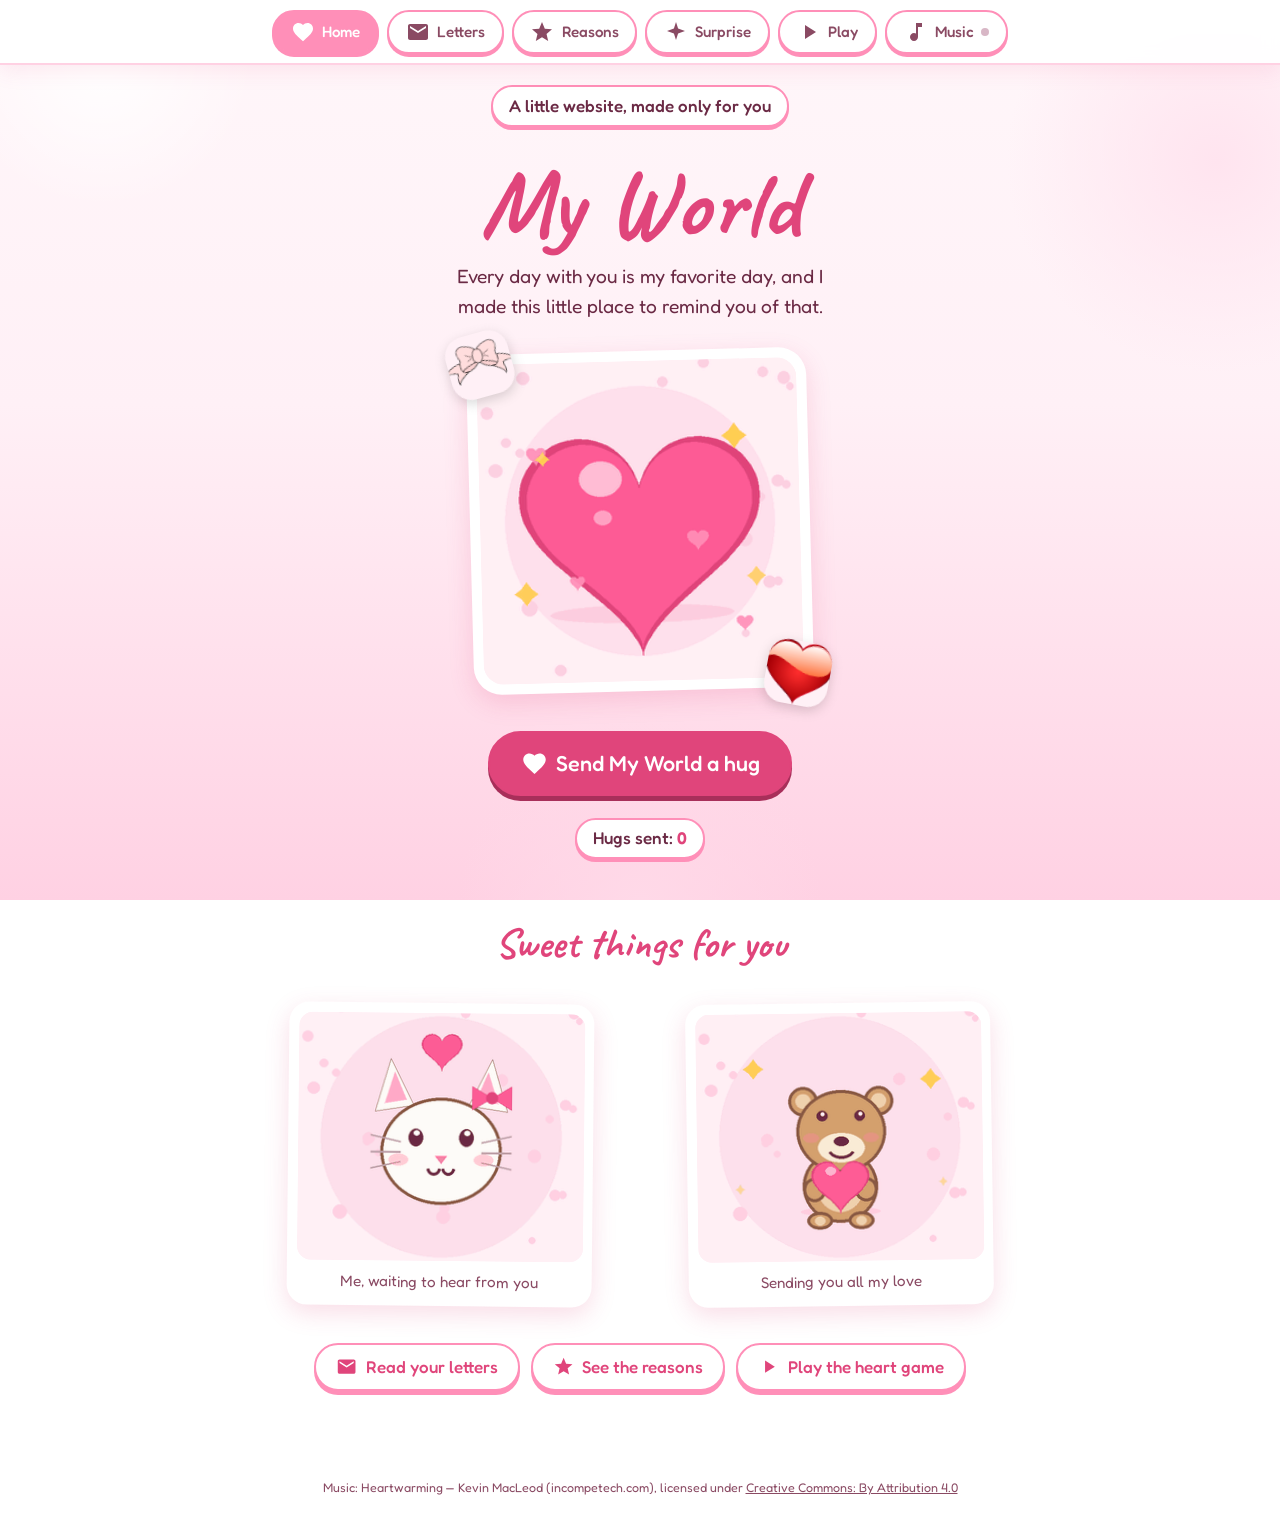
<file: index.html>
<!DOCTYPE html>
<html lang="en"><head>
<meta charset="utf-8">
<meta name="viewport" content="width=device-width, initial-scale=1, viewport-fit=cover">
<meta name="description" content="A little website made with love, for my world.">
<meta name="theme-color" content="#ff8fb8">
<link rel="icon" href="data:image/svg+xml,%3Csvg xmlns='http://www.w3.org/2000/svg' viewBox='0 0 24 24'%3E%3Cpath fill='%23e0457b' d='M12 21.35l-1.45-1.32C5.4 15.36 2 12.28 2 8.5 2 5.42 4.42 3 7.5 3c1.74 0 3.41.81 4.5 2.09C13.09 3.81 14.76 3 16.5 3 19.58 3 22 5.42 22 8.5c0 3.78-3.4 6.86-8.55 11.54L12 21.35z'/%3E%3C/svg%3E">

<title>My World — Home</title>
<link rel="stylesheet" href="css/style.css">
</head>
<body data-page="index">
<noscript><p style="padding:2rem;text-align:center">This little website needs JavaScript to show its love. Please enable it and reload.</p></noscript>
<script src="js/config.js"></script>
<script src="js/app.js"></script>
</body></html>
</file>
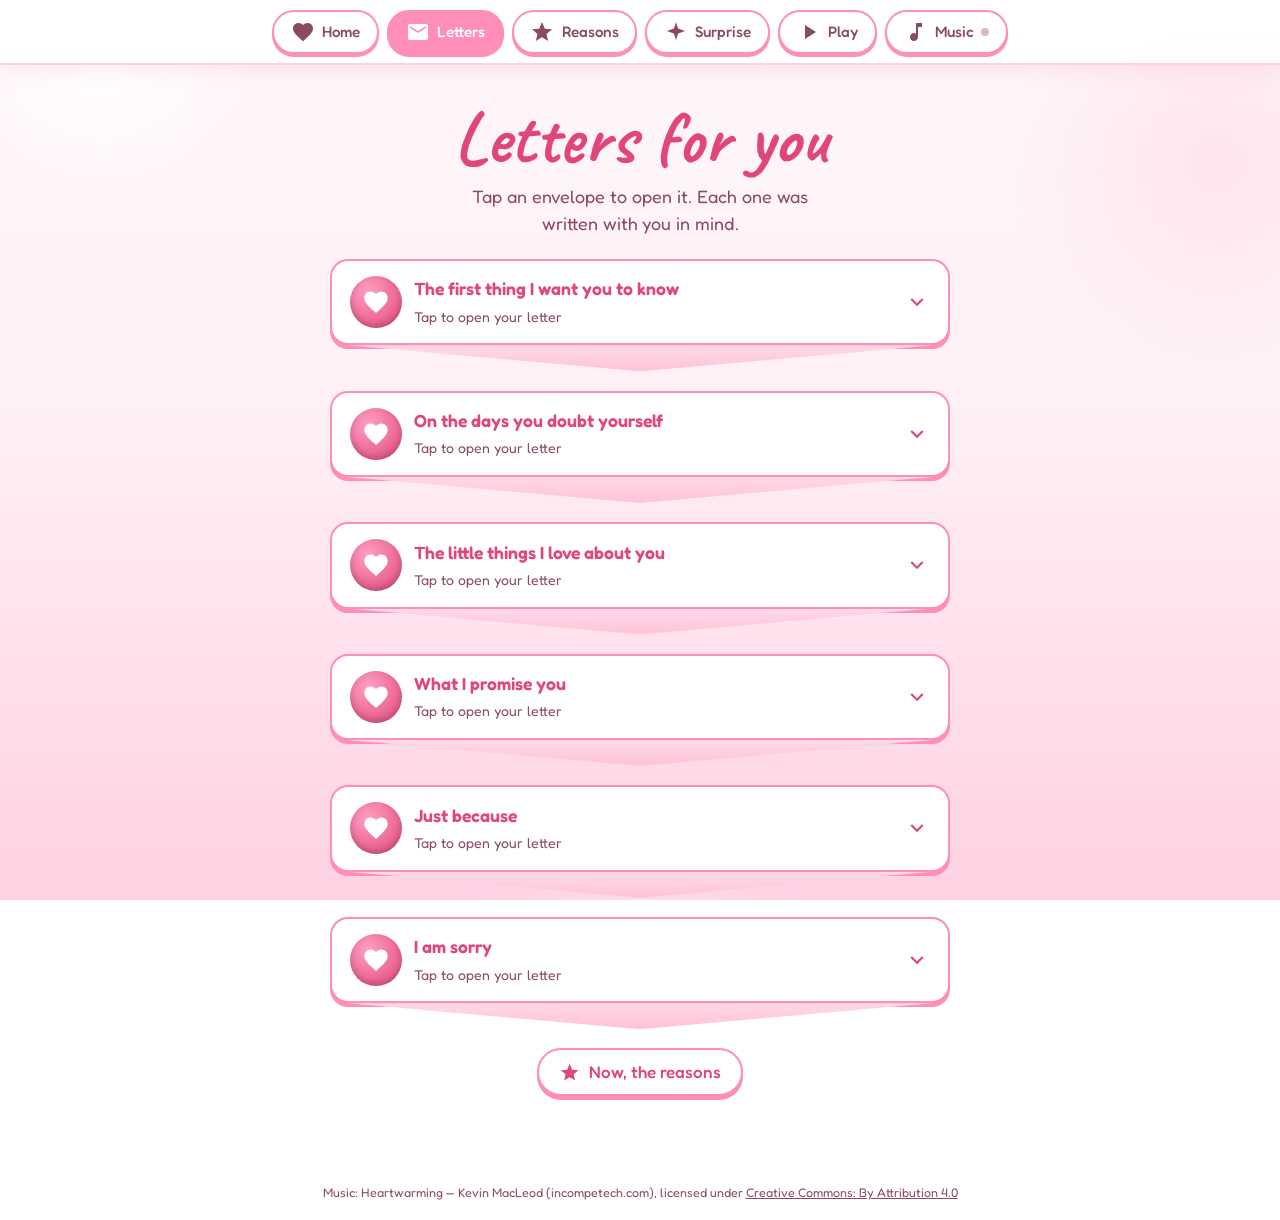
<file: letters.html>
<!DOCTYPE html>
<html lang="en"><head>
<meta charset="utf-8">
<meta name="viewport" content="width=device-width, initial-scale=1, viewport-fit=cover">
<meta name="description" content="Love letters for my world, sealed with a kiss.">
<meta name="theme-color" content="#ff8fb8">
<link rel="icon" href="data:image/svg+xml,%3Csvg xmlns='http://www.w3.org/2000/svg' viewBox='0 0 24 24'%3E%3Cpath fill='%23e0457b' d='M12 21.35l-1.45-1.32C5.4 15.36 2 12.28 2 8.5 2 5.42 4.42 3 7.5 3c1.74 0 3.41.81 4.5 2.09C13.09 3.81 14.76 3 16.5 3 19.58 3 22 5.42 22 8.5c0 3.78-3.4 6.86-8.55 11.54L12 21.35z'/%3E%3C/svg%3E">

<title>My World — Letters</title>
<link rel="stylesheet" href="css/style.css">
</head>
<body data-page="letters">
<noscript><p style="padding:2rem;text-align:center">This little website needs JavaScript to show its love. Please enable it and reload.</p></noscript>
<script src="js/config.js"></script>
<script src="js/app.js"></script>
</body></html>
</file>
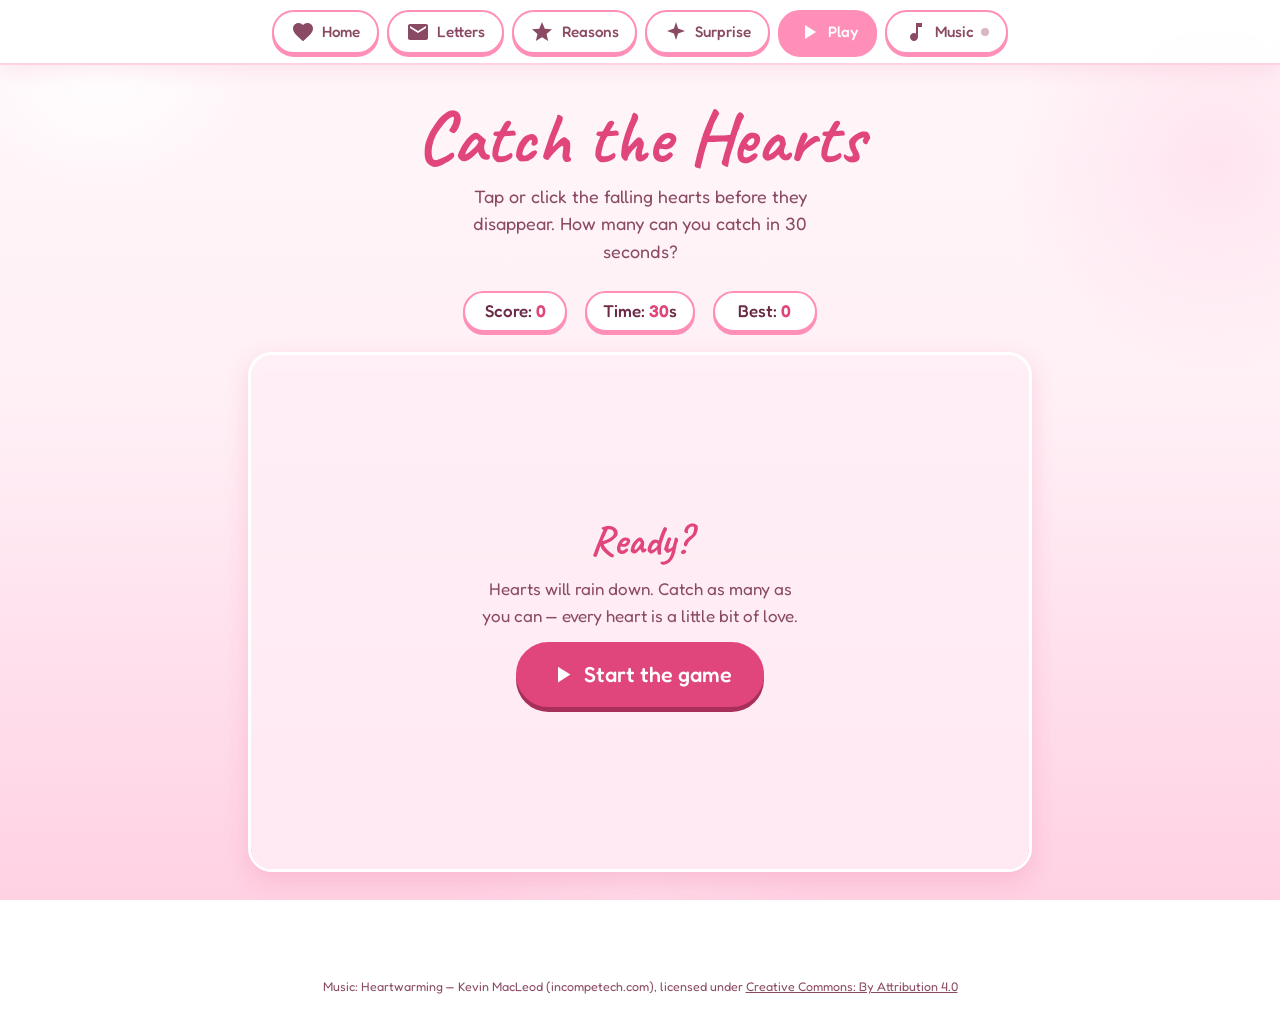
<file: play.html>
<!DOCTYPE html>
<html lang="en"><head>
<meta charset="utf-8">
<meta name="viewport" content="width=device-width, initial-scale=1, viewport-fit=cover">
<meta name="description" content="Catch the falling hearts — a tiny love game for my world.">
<meta name="theme-color" content="#ff8fb8">
<link rel="icon" href="data:image/svg+xml,%3Csvg xmlns='http://www.w3.org/2000/svg' viewBox='0 0 24 24'%3E%3Cpath fill='%23e0457b' d='M12 21.35l-1.45-1.32C5.4 15.36 2 12.28 2 8.5 2 5.42 4.42 3 7.5 3c1.74 0 3.41.81 4.5 2.09C13.09 3.81 14.76 3 16.5 3 19.58 3 22 5.42 22 8.5c0 3.78-3.4 6.86-8.55 11.54L12 21.35z'/%3E%3C/svg%3E">

<title>My World — Play</title>
<link rel="stylesheet" href="css/style.css">
</head>
<body data-page="play">
<noscript><p style="padding:2rem;text-align:center">This little website needs JavaScript to show its love. Please enable it and reload.</p></noscript>
<script src="js/config.js"></script>
<script src="js/app.js"></script>
</body></html>
</file>
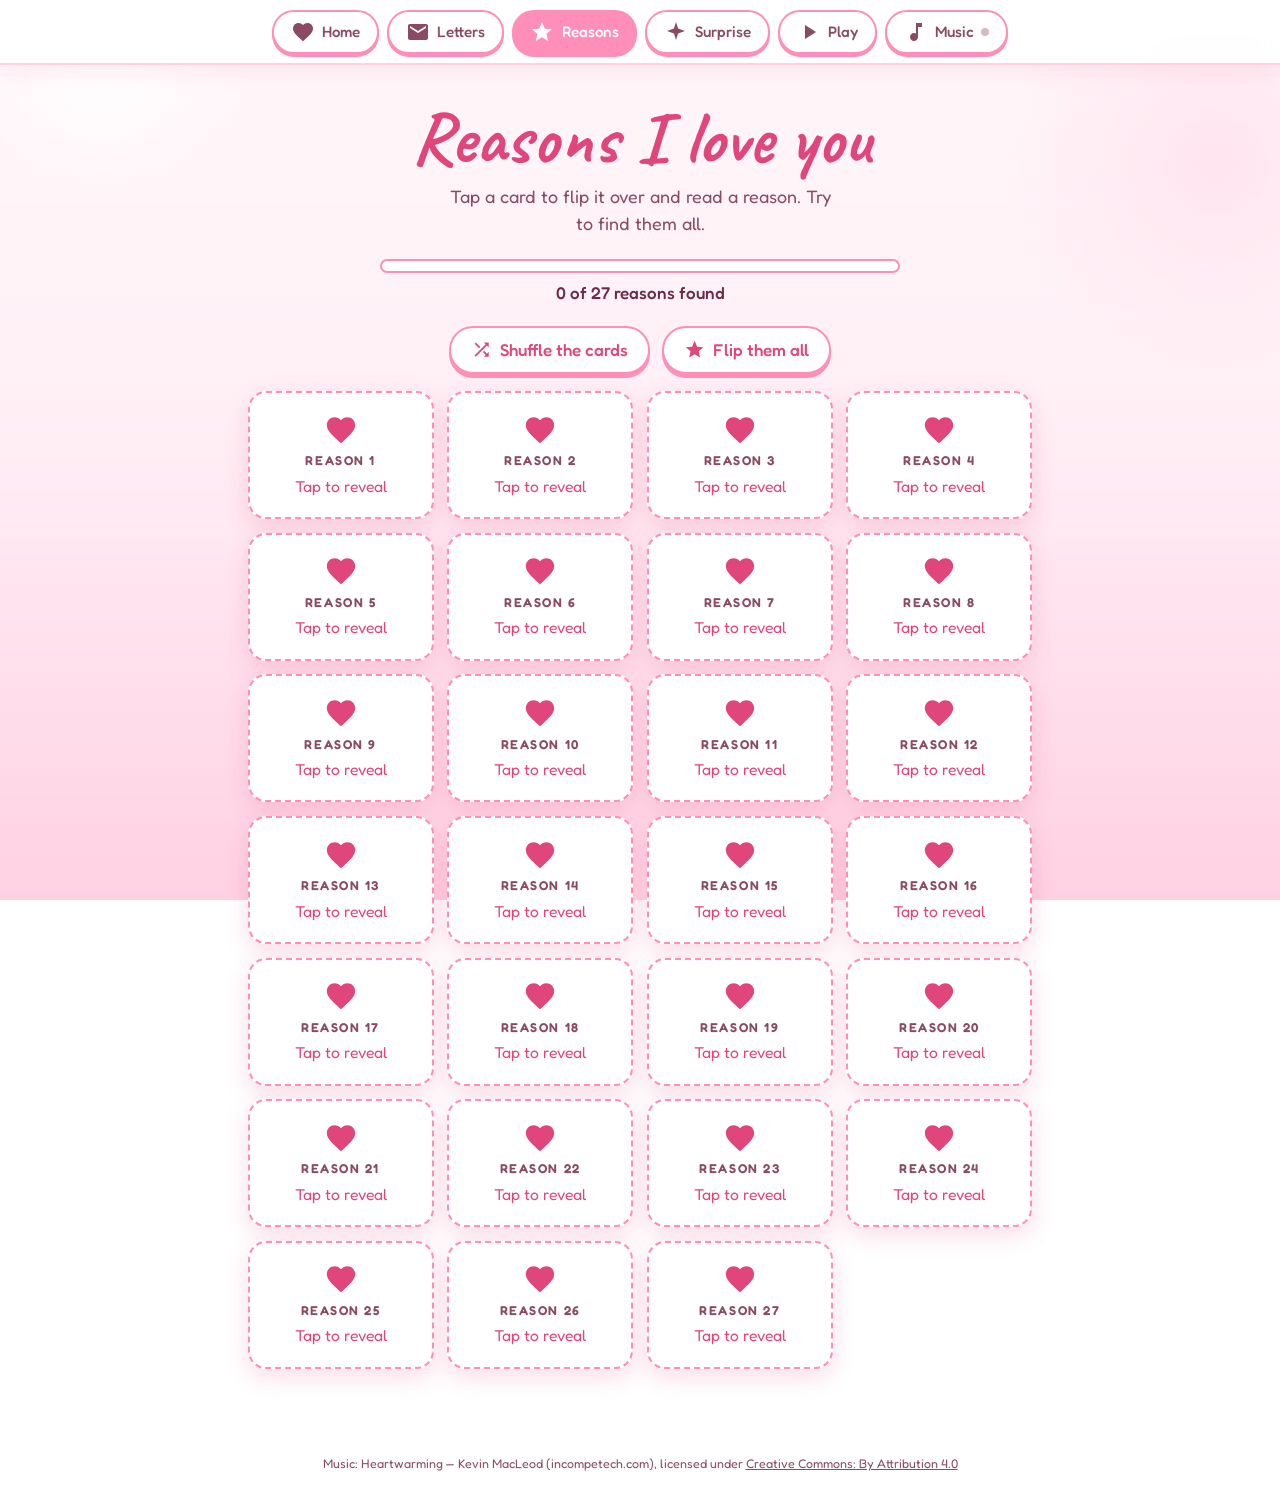
<file: reasons.html>
<!DOCTYPE html>
<html lang="en"><head>
<meta charset="utf-8">
<meta name="viewport" content="width=device-width, initial-scale=1, viewport-fit=cover">
<meta name="description" content="Twenty-seven reasons why my world is so loved, one flip card at a time.">
<meta name="theme-color" content="#ff8fb8">
<link rel="icon" href="data:image/svg+xml,%3Csvg xmlns='http://www.w3.org/2000/svg' viewBox='0 0 24 24'%3E%3Cpath fill='%23e0457b' d='M12 21.35l-1.45-1.32C5.4 15.36 2 12.28 2 8.5 2 5.42 4.42 3 7.5 3c1.74 0 3.41.81 4.5 2.09C13.09 3.81 14.76 3 16.5 3 19.58 3 22 5.42 22 8.5c0 3.78-3.4 6.86-8.55 11.54L12 21.35z'/%3E%3C/svg%3E">

<title>My World — Reasons</title>
<link rel="stylesheet" href="css/style.css">
</head>
<body data-page="reasons">
<noscript><p style="padding:2rem;text-align:center">This little website needs JavaScript to show its love. Please enable it and reload.</p></noscript>
<script src="js/config.js"></script>
<script src="js/app.js"></script>
</body></html>
</file>
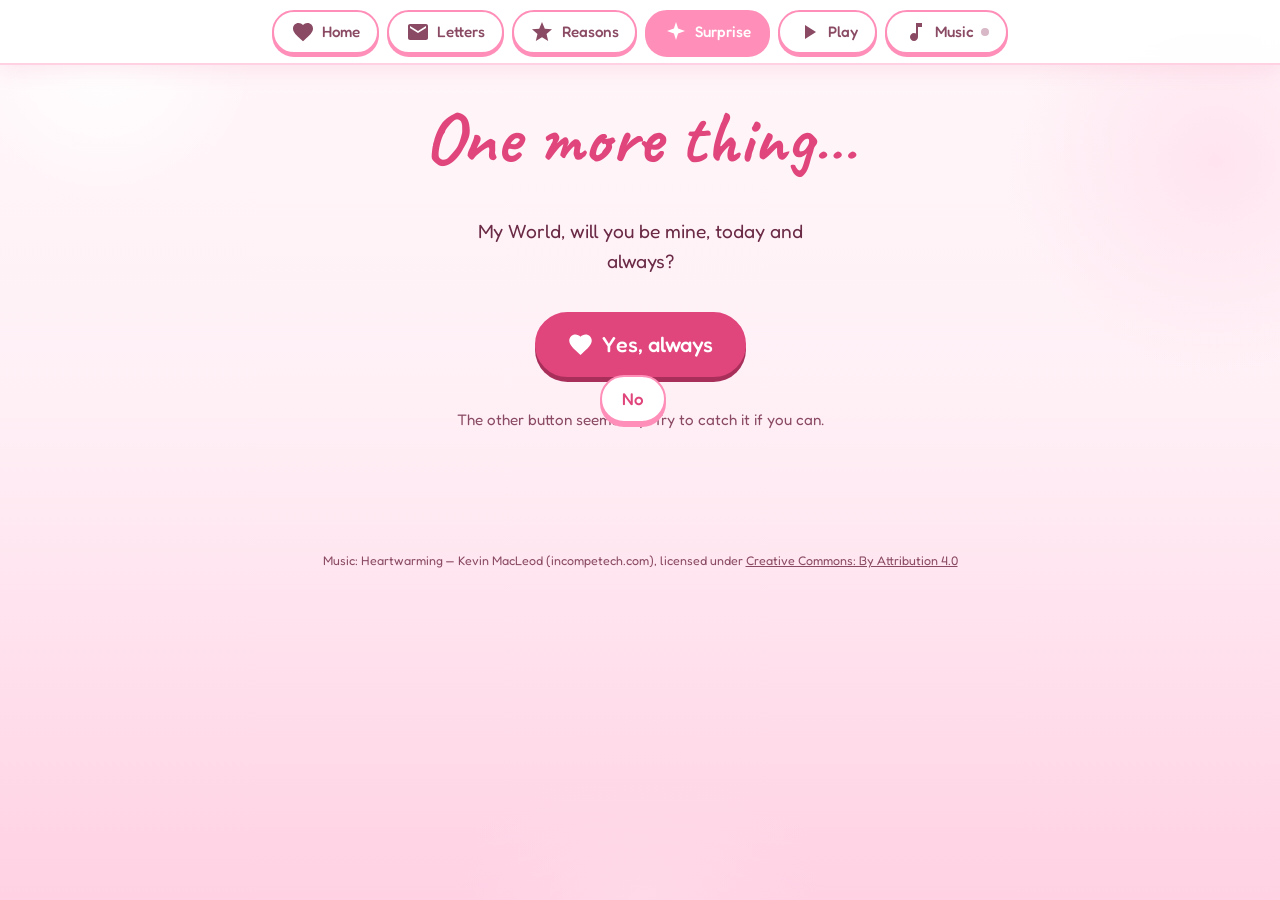
<file: surprise.html>
<!DOCTYPE html>
<html lang="en"><head>
<meta charset="utf-8">
<meta name="viewport" content="width=device-width, initial-scale=1, viewport-fit=cover">
<meta name="description" content="A little question for my world — with a very shy No button.">
<meta name="theme-color" content="#ff8fb8">
<link rel="icon" href="data:image/svg+xml,%3Csvg xmlns='http://www.w3.org/2000/svg' viewBox='0 0 24 24'%3E%3Cpath fill='%23e0457b' d='M12 21.35l-1.45-1.32C5.4 15.36 2 12.28 2 8.5 2 5.42 4.42 3 7.5 3c1.74 0 3.41.81 4.5 2.09C13.09 3.81 14.76 3 16.5 3 19.58 3 22 5.42 22 8.5c0 3.78-3.4 6.86-8.55 11.54L12 21.35z'/%3E%3C/svg%3E">

<title>My World — Surprise</title>
<link rel="stylesheet" href="css/style.css">
</head>
<body data-page="surprise">
<noscript><p style="padding:2rem;text-align:center">This little website needs JavaScript to show its love. Please enable it and reload.</p></noscript>
<script src="js/config.js"></script>
<script src="js/app.js"></script>
</body></html>
</file>
<file: css/style.css>
/* Self-hosted fonts (SIL Open Font License 1.1 — see ASSETS.md). */
@font-face{font-family:'Caveat';src:url('../fonts/caveat-600.woff2') format('woff2');font-weight:600;font-style:normal;font-display:swap}
@font-face{font-family:'Caveat';src:url('../fonts/caveat-700.woff2') format('woff2');font-weight:700;font-style:normal;font-display:swap}
@font-face{font-family:'Fredoka';src:url('../fonts/fredoka-400.woff2') format('woff2');font-weight:400;font-style:normal;font-display:swap}
@font-face{font-family:'Fredoka';src:url('../fonts/fredoka-500.woff2') format('woff2');font-weight:500;font-style:normal;font-display:swap}
@font-face{font-family:'Fredoka';src:url('../fonts/fredoka-600.woff2') format('woff2');font-weight:600;font-style:normal;font-display:swap}

:root{
  --p0:#fff7fa; --p1:#fff0f6; --p2:#ffd1e3; --p3:#ff8fb8; --p4:#e0457b; --p5:#a82f5a;
  --ink:#6b2a45; --ink-soft:#8a4a63; --card:#fffdf8; --white:#fff;
  --shadow:0 8px 24px rgba(224,69,123,.18);
  --nav-h:64px;
}
*{box-sizing:border-box}
html{scroll-behavior:smooth}
html,body{overflow-x:clip}
body{
  margin:0;min-height:100vh;color:var(--ink);text-align:center;
  font-family:'Fredoka',system-ui,-apple-system,'Segoe UI',sans-serif;font-size:17px;line-height:1.55;
  background:
    radial-gradient(220px 220px at 8% 6%, #ffffff 0, transparent 70%),
    radial-gradient(300px 300px at 95% 18%, #ffe4ef 0, transparent 70%),
    radial-gradient(260px 260px at 50% 100%, #ffd9e8 0, transparent 70%),
    linear-gradient(180deg, var(--p0) 0, var(--p1) 45%, var(--p2) 100%);
  background-attachment:fixed;
  padding-bottom:calc(var(--nav-h) + env(safe-area-inset-bottom, 0px));
  opacity:0;transform:translateY(8px);
  transition:opacity .35s ease, transform .35s ease;
}
body.ready{opacity:1;transform:none}
body.leaving{opacity:0;transform:translateY(-6px)}
img{max-width:100%;height:auto}
main{position:relative;z-index:1;max-width:820px;margin:0 auto;padding:1rem 1.1rem 3rem}
h1{font-family:'Caveat',cursive;font-weight:700;font-size:clamp(2.7rem,10vw,4.6rem);line-height:1.02;margin:.25em 0 .1em;color:var(--p4)}
h2{font-family:'Caveat',cursive;font-weight:700;font-size:clamp(1.9rem,7vw,2.6rem);line-height:1.1;margin:1.4em 0 .3em;color:var(--p4)}
.sub{font-size:1.12rem;max-width:36ch;margin:.5rem auto 1.3rem;line-height:1.55;color:var(--ink-soft)}
.script{font-family:'Caveat',cursive}
.hero-name{font-size:clamp(3.4rem,15vw,6rem)}
.lead{font-size:1.2rem;max-width:34ch;margin:0 auto 1.2rem}
.pill{display:inline-block;background:var(--white);border:2px solid var(--p3);border-radius:99px;padding:.35rem 1rem;font-weight:500;box-shadow:0 3px 0 var(--p3);margin:.25rem}
.pill b{color:var(--p4)}
.muted{color:var(--ink-soft);font-size:.95rem}
a{color:var(--p4)}

/* ---------- Buttons ---------- */
.btn{
  display:inline-flex;align-items:center;justify-content:center;gap:.5rem;
  font:inherit;font-weight:500;min-height:48px;min-width:48px;
  background:var(--white);color:var(--p4);border:2px solid var(--p3);border-radius:99px;
  padding:.55rem 1.25rem;text-decoration:none;cursor:pointer;
  box-shadow:0 4px 0 var(--p3);
  transition:transform .12s ease, box-shadow .12s ease, background .12s ease;
  -webkit-tap-highlight-color:transparent;touch-action:manipulation;user-select:none;
}
.btn svg{width:1.25em;height:1.25em;flex:none}
.btn:hover{transform:translateY(-2px)}
.btn:active{transform:translateY(3px);box-shadow:0 1px 0 var(--p3)}
.btn.big{font-size:1.35rem;padding:.85rem 1.9rem;background:var(--p4);color:#fff;border-color:var(--p4);box-shadow:0 5px 0 var(--p5)}
.btn.big:hover{background:#ec5b8d}
.btn.primary{background:var(--p3);color:#fff}
.btn-row{display:flex;gap:.7rem;justify-content:center;flex-wrap:wrap;margin:1.1rem 0}
:focus-visible{outline:3px solid var(--p4);outline-offset:3px;border-radius:12px}

/* ---------- Navigation ---------- */
nav{
  position:fixed;left:0;right:0;bottom:0;z-index:40;
  display:flex;gap:.15rem;justify-content:space-around;align-items:stretch;
  background:rgba(255,255,255,.94);backdrop-filter:blur(8px);
  border-top:2px solid var(--p2);
  padding:.35rem max(.4rem, env(safe-area-inset-left, 0px)) calc(.4rem + env(safe-area-inset-bottom, 0px)) max(.4rem, env(safe-area-inset-right, 0px));
  box-shadow:0 -6px 20px rgba(224,69,123,.12);
}
nav a,nav button.navbtn{
  flex:1 1 0;display:flex;flex-direction:column;align-items:center;justify-content:center;gap:2px;
  min-height:52px;padding:.3rem .1rem;border:0;border-radius:14px;background:transparent;
  color:var(--ink-soft);text-decoration:none;font:inherit;font-size:.72rem;font-weight:500;cursor:pointer;
  -webkit-tap-highlight-color:transparent;
}
nav a svg,nav button.navbtn svg{width:24px;height:24px}
nav a.on{color:var(--p4);background:var(--p1)}
nav a:active,nav button.navbtn:active{transform:scale(.94)}
nav button.navbtn .dot{width:8px;height:8px;border-radius:50%;background:#d8b7c6}
nav button.navbtn.playing{color:var(--p4)}
nav button.navbtn.playing .dot{background:var(--p4);animation:pulse 1.2s ease-in-out infinite}
@keyframes pulse{50%{transform:scale(1.5);opacity:.6}}
@media(min-width:720px){
  body{padding-bottom:0}
  nav{position:sticky;top:0;bottom:auto;justify-content:center;gap:.5rem;border-top:0;border-bottom:2px solid var(--p2);padding:.6rem 1rem;box-shadow:0 6px 20px rgba(224,69,123,.10)}
  nav a,nav button.navbtn{flex:0 0 auto;flex-direction:row;gap:.45rem;min-height:44px;padding:.45rem 1.05rem;font-size:.95rem;border:2px solid var(--p3);border-radius:99px;background:var(--white);box-shadow:0 3px 0 var(--p3)}
  nav a.on{background:var(--p3);color:#fff}
  nav a:hover,nav button.navbtn:hover{transform:translateY(-2px)}
}

/* ---------- Hero / showcase ---------- */
.hero-frame{
  position:relative;display:inline-block;margin:.6rem auto 1rem;
  border-radius:28px;padding:10px;background:var(--white);box-shadow:var(--shadow);
  transform:rotate(-1.5deg);
}
.hero-frame img{display:block;width:min(320px,74vw);aspect-ratio:1;border-radius:20px;object-fit:cover;background:var(--p1)}
.hero-frame .sticker{position:absolute;width:64px;height:64px;pointer-events:none;filter:drop-shadow(0 4px 6px rgba(0,0,0,.15))}
.hero-frame .sticker.tl{top:-22px;left:-18px;transform:rotate(-14deg)}
.hero-frame .sticker.br{bottom:-18px;right:-16px;transform:rotate(12deg)}
.showcase{display:grid;grid-template-columns:1fr 1fr;gap:.9rem;margin:1.2rem 0}
@media(max-width:430px){.showcase{grid-template-columns:1fr 1fr;gap:.6rem}}
.show-card{background:var(--white);border-radius:20px;padding:.6rem .6rem .8rem;box-shadow:var(--shadow);transform:rotate(.6deg)}
.show-card:nth-child(2n){transform:rotate(-.8deg)}
.show-card img{display:block;width:100%;aspect-ratio:1.15;border-radius:14px;object-fit:cover;background:var(--p1)}
.show-card p{margin:.55rem 0 0;font-size:.95rem;color:var(--ink-soft)}
.img-ph{
  display:flex;flex-direction:column;align-items:center;justify-content:center;gap:.4rem;
  width:100%;aspect-ratio:1.15;border-radius:14px;background:var(--p1);color:var(--p4);padding:1rem;
}
.img-ph svg{width:56px;height:56px}
.img-ph p{margin:0;font-size:.9rem}
.hero-frame .img-ph{width:min(320px,74vw);aspect-ratio:1;border-radius:20px}

/* ---------- Gallery / photo placeholders ---------- */
.gallery{display:grid;grid-template-columns:repeat(auto-fill,minmax(150px,1fr));gap:.9rem;margin:1rem 0;text-align:left}
.photo{background:var(--white);border-radius:18px;padding:.55rem;box-shadow:var(--shadow)}
.photo img{display:block;width:100%;aspect-ratio:1;border-radius:12px;object-fit:cover}
.photo figcaption{font-size:.9rem;color:var(--ink-soft);padding:.45rem .3rem .15rem;text-align:center}
.photo-empty{
  display:flex;flex-direction:column;align-items:center;justify-content:center;gap:.35rem;min-height:170px;
  border:2px dashed var(--p3);border-radius:18px;background:rgba(255,255,255,.55);color:var(--ink-soft);
  padding:1rem;text-align:center;font-size:.92rem;line-height:1.4;
}
.photo-empty svg{width:44px;height:44px;color:var(--p3)}
.photo-empty b{color:var(--p4)}
.hint-box{
  background:rgba(255,255,255,.75);border:2px dashed var(--p3);border-radius:18px;
  padding:.9rem 1.1rem;margin:1rem auto;max-width:560px;font-size:.95rem;color:var(--ink-soft);text-align:left;line-height:1.55;
}
.hint-box b{color:var(--p4)}
code{background:var(--p1);border-radius:6px;padding:.05rem .4rem;font-size:.9em}

/* ---------- Letters / envelopes ---------- */
.env{margin:1.2rem auto;max-width:620px;text-align:left}
.env-btn{
  display:flex;align-items:center;gap:.8rem;width:100%;text-align:left;
  background:var(--white);border:2px solid var(--p3);border-radius:18px;box-shadow:0 4px 0 var(--p3);
  padding:.9rem 1.1rem;font:inherit;cursor:pointer;color:var(--ink);
  -webkit-tap-highlight-color:transparent;transition:transform .12s ease, box-shadow .12s ease;
}
.env-btn:active{transform:translateY(3px);box-shadow:0 1px 0 var(--p3)}
.env-btn .seal{
  flex:none;width:52px;height:52px;border-radius:50%;display:grid;place-items:center;
  background:radial-gradient(circle at 35% 30%, #ff9ec2, var(--p4));color:#fff;box-shadow:inset 0 -3px 6px rgba(0,0,0,.18);
}
.env-btn .seal svg{width:28px;height:28px}
.env-btn .t b{display:block;font-size:1.1rem;color:var(--p4)}
.env-btn .t span{font-size:.88rem;color:var(--ink-soft)}
.env-btn .chev{margin-left:auto;transition:transform .3s ease;color:var(--p4);flex:none}
.env-btn .chev svg{width:26px;height:26px;display:block}
.env.open .env-btn .chev{transform:rotate(180deg)}
.env-flap{
  height:26px;margin:0 18px;transform-origin:top center;transform:rotateX(0deg);
  background:linear-gradient(180deg,#ffd9e8,#ffc2d9);
  clip-path:polygon(0 0,100% 0,50% 100%);
  transition:transform .45s ease;position:relative;z-index:2;
}
.env.open .env-flap{transform:rotateX(180deg)}
.letter-wrap{display:grid;grid-template-rows:0fr;transition:grid-template-rows .5s ease}
.env.open .letter-wrap{grid-template-rows:1fr}
.letter-clip{overflow:hidden}
.letter{
  background:var(--card);border-radius:16px;padding:1.3rem 1.4rem 1.1rem;margin-top:-8px;position:relative;z-index:1;
  background-image:repeating-linear-gradient(180deg, transparent 0 31px, #ffe3ee 31px 32px);
  box-shadow:var(--shadow);border:1px solid #ffe0ec;
  font-family:'Caveat',cursive;font-weight:600;font-size:1.55rem;line-height:1.32;color:#5b2339;
}
.letter p{margin:0 0 .7em}
.letter p:last-of-type{margin-bottom:.3em}
.letter .sig{text-align:right;color:var(--p4);font-size:1.6rem;margin-top:.4em}
.letter .sig small{display:block;font-family:'Fredoka',sans-serif;font-size:.72rem;letter-spacing:.14em;text-transform:uppercase;color:var(--ink-soft)}
.type-row{display:flex;justify-content:flex-end;margin-top:.5rem}
.type-row .btn{min-height:40px;padding:.3rem .9rem;font-size:.9rem}
.typing-caret{display:inline-block;width:2px;height:1em;background:var(--p4);vertical-align:-2px;margin-left:2px;animation:blink .8s steps(1) infinite}
@keyframes blink{50%{opacity:0}}

/* ---------- Reasons / flip cards ---------- */
.progress{max-width:520px;margin:0 auto 1.2rem}
.progress .bar{height:14px;border-radius:99px;background:var(--white);border:2px solid var(--p3);overflow:hidden}
.progress .fill{height:100%;width:0%;border-radius:99px;background:linear-gradient(90deg,var(--p3),var(--p4));transition:width .5s ease}
.progress p{margin:.45rem 0 0;font-weight:500}
.grid{display:grid;grid-template-columns:repeat(auto-fill,minmax(150px,1fr));gap:.85rem;margin:1rem 0}
.flip{
  perspective:900px;background:none;border:0;padding:0;font:inherit;cursor:pointer;min-height:128px;
  -webkit-tap-highlight-color:transparent;
}
.flip-inner{
  display:block;position:relative;width:100%;height:100%;min-height:128px;
  transform-style:preserve-3d;transition:transform .55s cubic-bezier(.34,1.4,.5,1);
}
.flip.flipped .flip-inner{transform:rotateY(180deg)}
.flip-face{
  position:absolute;inset:0;display:flex;flex-direction:column;align-items:center;justify-content:center;gap:.35rem;
  padding:.85rem;border-radius:18px;backface-visibility:hidden;-webkit-backface-visibility:hidden;
  font-size:.98rem;line-height:1.4;
}
.flip-front{background:var(--white);border:2px dashed var(--p3);color:var(--p4);box-shadow:var(--shadow)}
.flip-front svg{width:34px;height:34px}
.flip-front .num{font-size:.8rem;font-weight:600;letter-spacing:.12em;text-transform:uppercase;color:var(--ink-soft)}
.flip-back{background:linear-gradient(160deg,var(--p3),var(--p4));color:#fff;transform:rotateY(180deg);box-shadow:var(--shadow);font-weight:500;text-align:center}
.flip-back svg{width:22px;height:22px;opacity:.9}

/* ---------- Surprise ---------- */
.stage{position:relative;min-height:300px;display:flex;flex-direction:column;align-items:center;justify-content:center;gap:1rem;padding:1rem 0}
#noBtn{position:fixed;z-index:30;will-change:left,top;transition:left .18s ease,top .18s ease}
#yesBtn{transition:transform .25s cubic-bezier(.34,1.6,.5,1);will-change:transform}
.celebrate{animation:pop-in .5s cubic-bezier(.34,1.6,.5,1) both}
@keyframes pop-in{from{transform:scale(.6);opacity:0}}
.celebrate img{width:min(300px,76vw);border-radius:24px;border:6px solid #fff;box-shadow:var(--shadow);background:var(--p1)}
.celebrate .img-ph{width:min(300px,76vw);margin:0 auto;border-radius:24px}
.celebrate .bouquet{width:130px;height:auto;margin-top:.4rem;filter:drop-shadow(0 6px 10px rgba(224,69,123,.25))}
[hidden]{display:none!important}

/* ---------- Play / heart-catch game ---------- */
.hud{display:flex;gap:.6rem;justify-content:center;flex-wrap:wrap;margin:0 0 1rem}
.hud .pill{min-width:104px}
.arena{
  position:relative;height:min(58vh,520px);min-height:340px;overflow:hidden;
  border-radius:24px;border:3px solid var(--white);box-shadow:var(--shadow);
  background:linear-gradient(180deg,#ffe9f2 0,#ffd1e3 55%,#ffb9d4 100%);
  touch-action:none;user-select:none;-webkit-user-select:none;
}
.arena .cloud{position:absolute;pointer-events:none;opacity:.85}
.fh{
  position:absolute;top:0;left:0;width:56px;height:56px;padding:6px;border:0;background:transparent;cursor:pointer;
  will-change:transform;-webkit-tap-highlight-color:transparent;touch-action:manipulation;
}
.fh svg{width:100%;height:100%;display:block;filter:drop-shadow(0 3px 4px rgba(168,47,90,.35));pointer-events:none}
.fh.caught{animation:caught-pop .25s ease-out forwards}
@keyframes caught-pop{to{transform:scale(1.8) rotate(12deg);opacity:0}}
.arena-overlay{
  position:absolute;inset:0;z-index:5;display:flex;flex-direction:column;align-items:center;justify-content:center;gap:.8rem;
  background:rgba(255,240,246,.88);backdrop-filter:blur(3px);padding:1.2rem;text-align:center;
}
.arena-overlay h2{margin:0}
.arena-overlay p{margin:0;max-width:32ch;color:var(--ink-soft)}
.big-score{font-family:'Caveat',cursive;font-size:3rem;line-height:1;color:var(--p4)}

/* ---------- Floating hearts / bursts / confetti ---------- */
.fl{position:fixed;bottom:-60px;left:0;z-index:0;pointer-events:none;will-change:transform,opacity;animation:floatUp linear forwards}
.fl svg{display:block;width:100%;height:100%}
@keyframes floatUp{
  0%{transform:translate3d(0,0,0) rotate(0deg);opacity:0}
  12%{opacity:var(--o,.7)}
  85%{opacity:var(--o,.7)}
  100%{transform:translate3d(var(--sway,20px),-118vh,0) rotate(var(--rot,24deg));opacity:0}
}
.bst{position:fixed;z-index:60;pointer-events:none;will-change:transform,opacity;animation:burstFly .85s cubic-bezier(.2,.7,.3,1) forwards}
.bst svg{display:block;width:100%;height:100%}
@keyframes burstFly{
  0%{transform:translate(-50%,-50%) scale(.4) rotate(0deg);opacity:1}
  100%{transform:translate(calc(-50% + var(--dx)),calc(-50% + var(--dy))) scale(1.25) rotate(var(--rr,40deg));opacity:0}
}
.cf{position:fixed;top:-20px;z-index:70;pointer-events:none;will-change:transform,opacity;animation:confettiFall linear forwards}
@keyframes confettiFall{
  0%{transform:translate3d(0,-20px,0) rotate(0deg);opacity:1}
  90%{opacity:1}
  100%{transform:translate3d(var(--cx,0px),105vh,0) rotate(var(--cr,540deg));opacity:0}
}

/* ---------- Footer ---------- */
footer{position:relative;z-index:1;padding:1.2rem 1rem 1rem;color:var(--ink-soft);font-size:.9rem}
footer .f-heart{display:inline-block;vertical-align:-3px;width:16px;height:16px;color:var(--p4)}
footer .f-heart svg{width:100%;height:100%}
footer .credit{font-size:.78rem}
footer .credit a{color:inherit}

/* ---------- Reduced motion ---------- */
@media(prefers-reduced-motion:reduce){
  html{scroll-behavior:auto}
  *,*::before,*::after{animation-duration:.01ms!important;animation-iteration-count:1!important;transition-duration:.01ms!important}
  .fl,.bst{display:none!important}
  body{opacity:1;transform:none}
}
</file>
